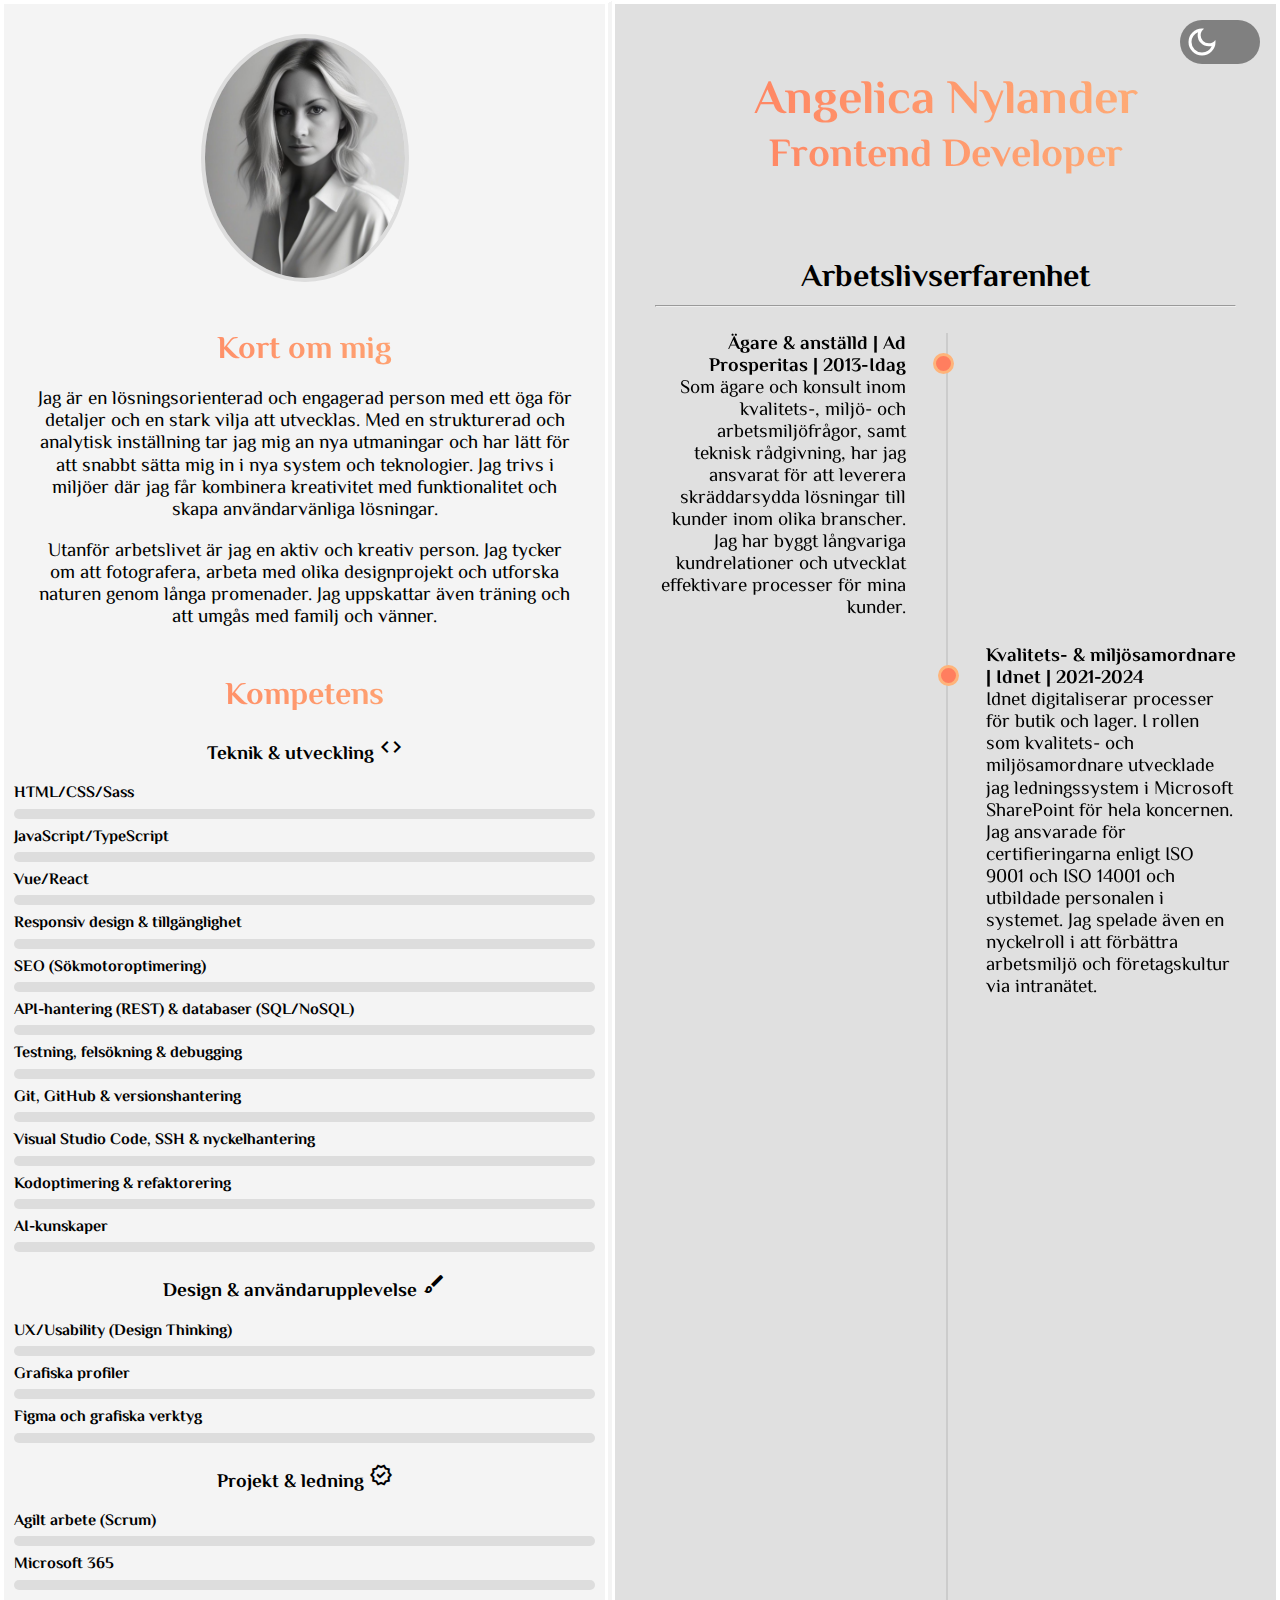
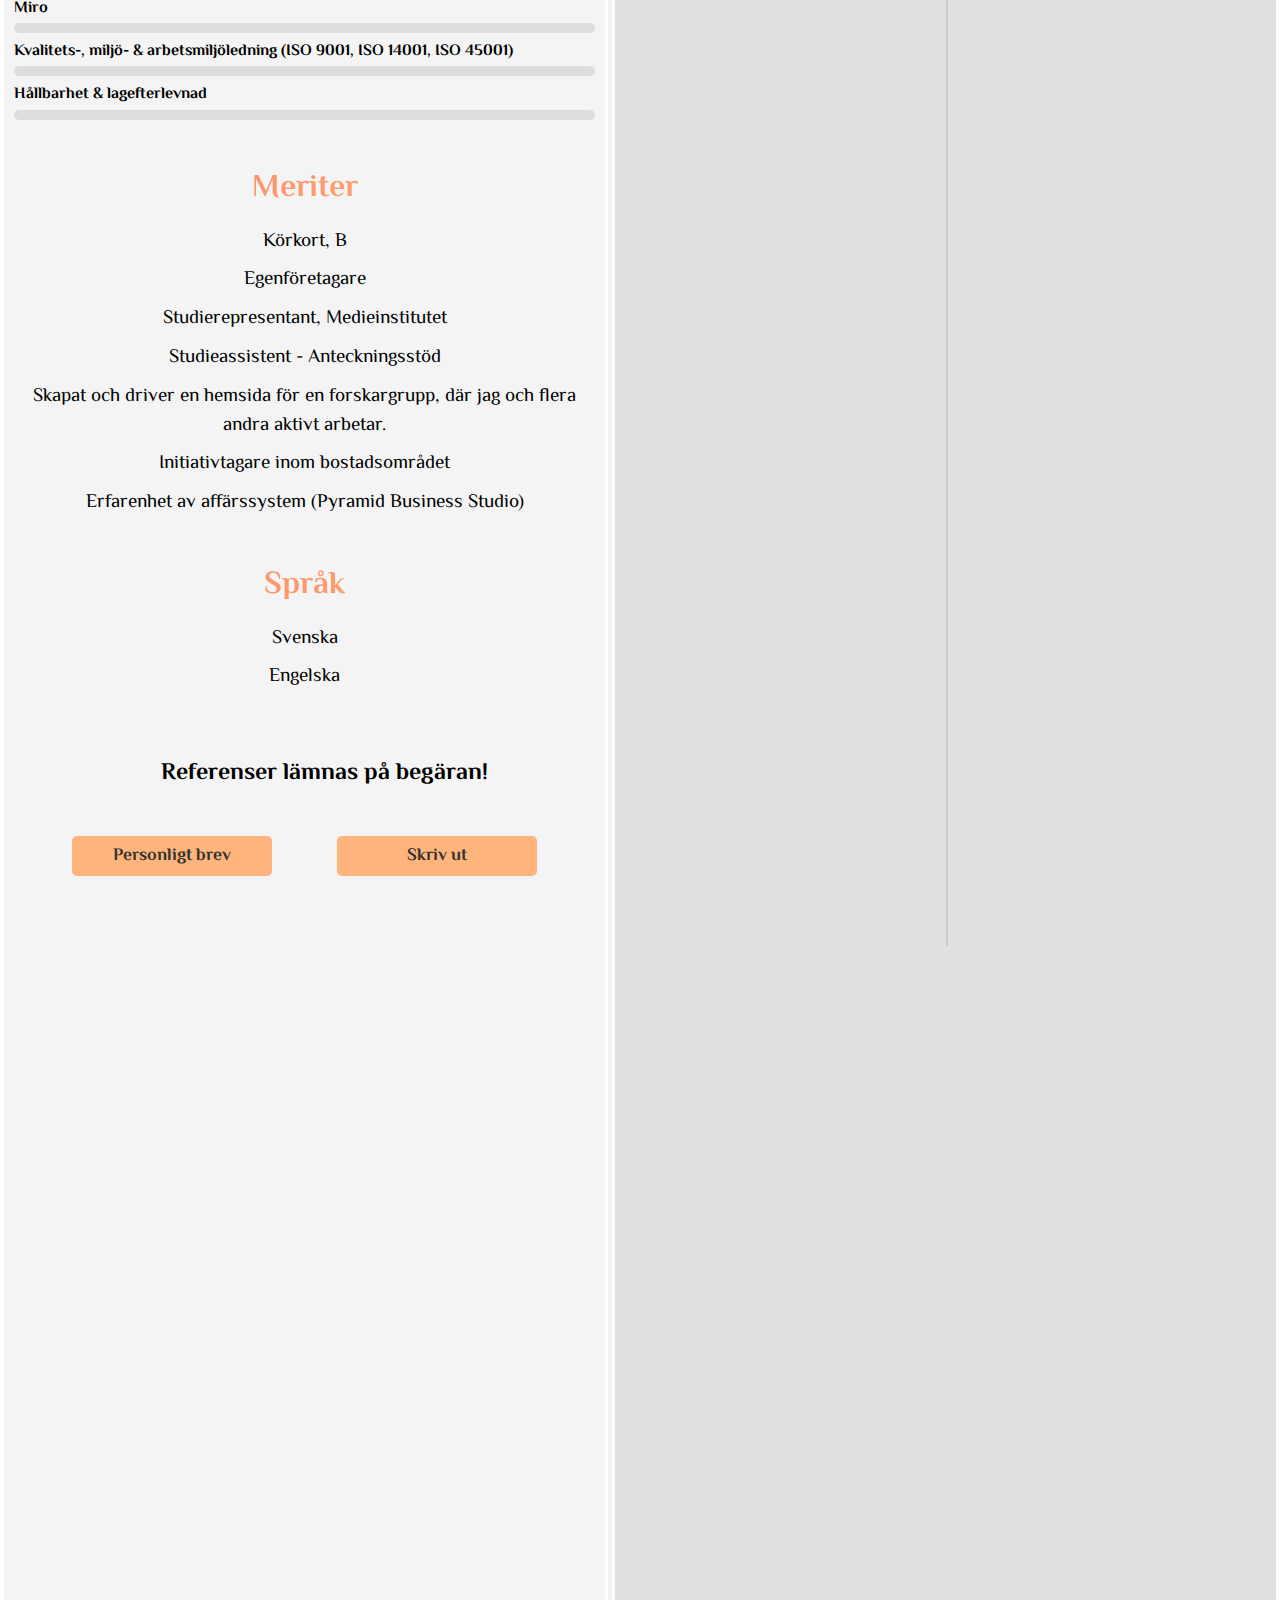
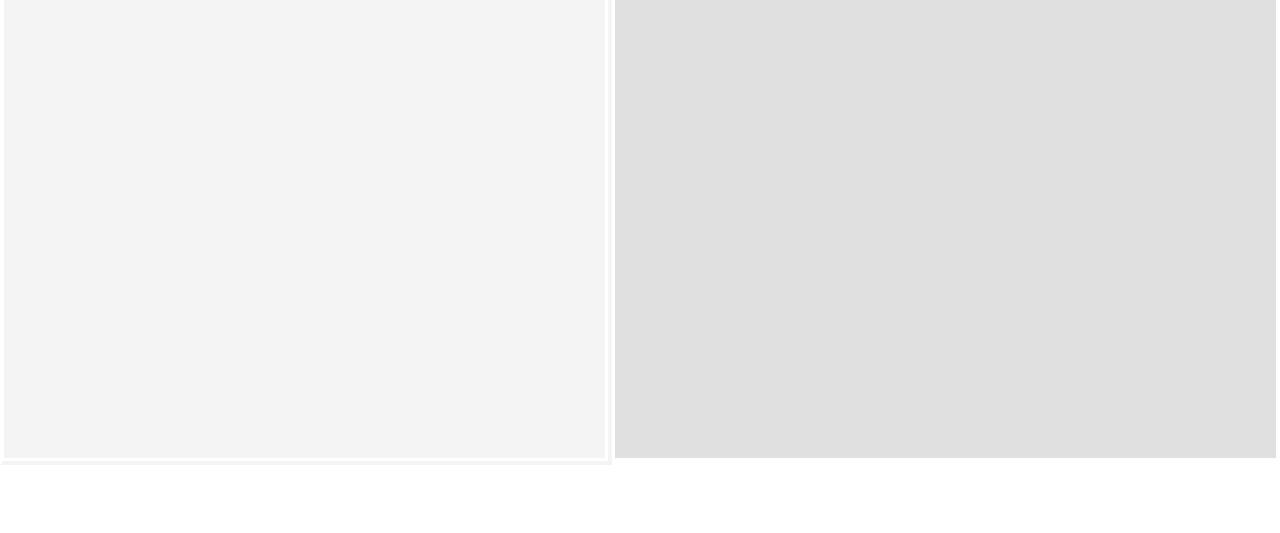
<file: index.html>
<!DOCTYPE html>
<html lang="sv">
<head>
  <meta charset="UTF-8">
  <meta name="viewport" content="width=device-width, initial-scale=1.0">
  <title>Angelica Nylander - Frontend Developer | CV</title>

  <!-- SEO -->
  <meta name="description" content="Angelica Nylander är en frontendutvecklare som söker praktik. Se hennes CV med utbildningar, erfarenheter och tekniska färdigheter.">
  <meta name="keywords" content="Angelica Nylander, frontend developer, frontendutveckling, front-end developer, front end developer, frontend, front end, CV, praktik, webbutveckling, HTML, CSS, JavaScript, UX/UI design, React, GitHub">
  <meta name="author" content="Angelica Nylander">

  <!-- Open Graph (Facebook, LinkedIn) -->
  <meta property="og:type" content="website">
  <meta property="og:url" content="https://angien90.github.io/CV/">
  <meta property="og:title" content="Angelica Nylander - Frontend Developer | CV">
  <meta property="og:description" content="Angelica Nylander är en frontendutvecklare som söker praktik. Se hennes CV med utbildningar, erfarenheter och tekniska färdigheter.">
  <meta property="og:image" content="https://avatars.githubusercontent.com/u/99916077?v=4">

  <!-- Twitter Card -->
  <meta name="twitter:card" content="summary_large_image">
  <meta name="twitter:title" content="Angelica Nylander - Frontend Developer | CV">
  <meta name="twitter:description" content="Angelica Nylander är en frontendutvecklare som söker praktik. Se hennes CV med utbildningar, erfarenheter och tekniska färdigheter.">
  <meta name="twitter:image" content="https://avatars.githubusercontent.com/u/99916077?v=4">

  <!-- Externa CSS-filer -->
  <link rel="stylesheet" href="css/main.css">
  <link rel="stylesheet" href="css/print.css" media="print">
  <link href="https://fonts.googleapis.com/css2?family=El+Messiri&display=swap" rel="stylesheet">
  <link rel="stylesheet" href="https://fonts.googleapis.com/css2?family=Material+Symbols+Outlined" />

  <!-- AOS (Animate On Scroll) -->
  <link rel="stylesheet" href="https://cdn.jsdelivr.net/npm/aos@2.3.4/dist/aos.css" />

  <!-- Favicon -->
  <link rel="icon" href="img/angelica_nylander.jpg" type="image/jpeg">
  <link rel="apple-touch-icon" href="img/angelica_nylander.jpg">

  <!-- Theme color -->
  <meta name="theme-color" content="#fafafa">

  <!-- Schema.org JSON-LD -->
  <script type="application/ld+json">
    {
      "@context": "https://schema.org",
      "@type": "Person",
      "name": "Angelica Nylander",
      "jobTitle": "Frontend Developer",
      "description": "Angelica Nylander är en frontendutvecklare med kunskaper inom HTML, CSS, JavaScript och React. Se hennes CV med utbildningar, erfarenheter och tekniska färdigheter.",
      "url": "https://angien90.github.io/CV/",
      "image": "https://avatars.githubusercontent.com/u/99916077?v=4",
      "sameAs": [
        "https://github.com/angien90",
        "https://www.linkedin.com/in/angelica-nylander-bb894b30/"
      ]
    }
  </script>
  
</head>
<body class="light-mode">
   
  <aside>
    <div class="theme-switch-wrapper">
        <label class="theme-switch" for="checkbox">
          <input type="checkbox" id="checkbox" />
          <div class="slider round"></div>
        </label>            
    </div>
    <img id="profilePic" class="profilepicture" src="img/angelica_nylander.jpg" alt="Profilbild på Angelica Nylander" width="300">
    
    <h2 class="heading">Kort om mig</h2> 
    <p>Jag är en lösningsorienterad och engagerad person med ett öga för detaljer och en stark vilja att utvecklas. Med en strukturerad och analytisk inställning tar jag mig an nya utmaningar och har lätt för att snabbt sätta mig in i nya system och teknologier. Jag trivs i miljöer där jag får kombinera kreativitet med funktionalitet och skapa användarvänliga lösningar.</p>
    <p>Utanför arbetslivet är jag en aktiv och kreativ person. Jag tycker om att fotografera, arbeta med olika designprojekt och utforska naturen genom långa promenader. Jag uppskattar även träning och att umgås med familj och vänner.</p>

    <h2 class="heading">Kompetens</h2>
    <h3>Teknik & utveckling <span class="material-symbols-outlined">code</span></h3>
    <div class="skill">
      <div class="skill-name">HTML/CSS/Sass</div>
      <div class="progress-bar"><div class="progress" data-skill="85"></div></div>
    </div>
    <div class="skill">
      <div class="skill-name">JavaScript/TypeScript</div>
      <div class="progress-bar"><div class="progress" data-skill="80"></div></div>
    </div>
    <div class="skill">
      <div class="skill-name">Vue/React</div>
      <div class="progress-bar"><div class="progress" data-skill="75"></div></div>
    </div>
    <div class="skill">
      <div class="skill-name">Responsiv design & tillgänglighet</div>
      <div class="progress-bar"><div class="progress" data-skill="85"></div></div>
    </div>
    <div class="skill">
      <div class="skill-name">SEO (Sökmotoroptimering)</div>
      <div class="progress-bar"><div class="progress" data-skill="75"></div></div>
    </div>
    <div class="skill">
      <div class="skill-name">API-hantering (REST) & databaser (SQL/NoSQL)</div>
      <div class="progress-bar"><div class="progress" data-skill="55"></div></div>
    </div>
    <div class="skill">
      <div class="skill-name">Testning, felsökning & debugging</div>
      <div class="progress-bar"><div class="progress" data-skill="70"></div></div>
    </div>
    <div class="skill">
      <div class="skill-name">Git, GitHub & versionshantering</div>
      <div class="progress-bar"><div class="progress" data-skill="65"></div></div>
    </div>
    <div class="skill">
      <div class="skill-name">Visual Studio Code, SSH & nyckelhantering</div>
      <div class="progress-bar"><div class="progress" data-skill="75"></div></div>
    </div>
    <div class="skill">
      <div class="skill-name">Kodoptimering & refaktorering</div>
      <div class="progress-bar"><div class="progress" data-skill="75"></div></div>
    </div>
    <div class="skill">
      <div class="skill-name">AI-kunskaper</div>
      <div class="progress-bar"><div class="progress" data-skill="85"></div></div>
    </div>

    <h3>Design & användarupplevelse <span class="material-symbols-outlined">brush</span></h3>
    <div class="skill">
      <div class="skill-name">UX/Usability (Design Thinking)</div>
      <div class="progress-bar"><div class="progress" data-skill="65"></div></div>
    </div>
    <div class="skill">
      <div class="skill-name">Grafiska profiler</div>
      <div class="progress-bar"><div class="progress" data-skill="75"></div></div>
    </div>
    <div class="skill">
      <div class="skill-name">Figma och grafiska verktyg</div>
      <div class="progress-bar"><div class="progress" data-skill="75"></div></div>
    </div>

    <h3>Projekt & ledning <span class="material-symbols-outlined">verified</span></h3>
    <div class="skill">
      <div class="skill-name">Agilt arbete (Scrum)</div>
      <div class="progress-bar"><div class="progress" data-skill="70"></div></div>
    </div>
    <div class="skill">
      <div class="skill-name">Microsoft 365</div>
      <div class="progress-bar"><div class="progress" data-skill="85"></div></div>
    </div>
    <div class="skill">
      <div class="skill-name">Miro</div>
      <div class="progress-bar"><div class="progress" data-skill="75"></div></div>
    </div>
    <div class="skill">
      <div class="skill-name">Kvalitets-, miljö- & arbetsmiljöledning (ISO 9001, ISO 14001, ISO 45001)</div>
      <div class="progress-bar"><div class="progress" data-skill="85"></div></div>
    </div>
    <div class="skill">
      <div class="skill-name">Hållbarhet & lagefterlevnad</div>
      <div class="progress-bar"><div class="progress" data-skill="75"></div></div>
    </div>
    
    <h2 class="heading">Meriter</h2>
    <ul>
      <li>Körkort, B</li>
      <li>Egenföretagare</li>
      <li>Studierepresentant, Medieinstitutet</li>
      <li>Studieassistent - Anteckningsstöd</li>
      <li>Skapat och driver en hemsida för en forskargrupp, där jag och flera andra aktivt arbetar.</li>
      <li>Initiativtagare inom bostadsområdet</li>
      <li>Erfarenhet av affärssystem (Pyramid Business Studio)</li>
    </ul>
    
    <h2 class="heading">Språk</h2>
    <ul>
      <li>Svenska</li>
      <li>Engelska</li>
    </ul>

    <br>
    <p class="reference">Referenser lämnas på begäran!</p>
    <br>
    <div class="buttons">
      <button onclick="window.location.href='personligt_brev.html';">Personligt brev</button>
      <button onclick="window.print()">Skriv ut</button>
    </div>
  </aside>

  <main>
    <h1>Angelica Nylander</h1>
    <h2>Frontend Developer</h2>
    
    <section>
      <h3 class="heading">Arbetslivserfarenhet</h3>
      <hr>
      <div class="timeline">
        <div class="timeline-item" data-aos="fade-up">
          <h4 class="subheading">Ägare & anställd | Ad Prosperitas | 2013-Idag</h4>
          <p class="text">Som ägare och konsult inom kvalitets-, miljö- och arbetsmiljöfrågor, samt teknisk rådgivning, har jag ansvarat för att leverera skräddarsydda lösningar till kunder inom olika branscher. Jag har byggt långvariga kundrelationer och utvecklat effektivare processer för mina kunder.</p>
        </div>
        <div class="timeline-item" data-aos="fade-up">
          <h4 class="subheading">Kvalitets- & miljösamordnare | Idnet | 2021-2024</h4>
          <p class="text">Idnet digitaliserar processer för butik och lager. I rollen som kvalitets- och miljösamordnare utvecklade jag ledningssystem i Microsoft SharePoint för hela koncernen. Jag ansvarade för certifieringarna enligt ISO 9001 och ISO 14001 och utbildade personalen i systemet. Jag spelade även en nyckelroll i att förbättra arbetsmiljö och företagskultur via intranätet.</p>
        </div>
        <div class="timeline-item" data-aos="fade-up">
          <h4 class="subheading">Databasadministratör | Idnet | 2019-2021</h4>
          <p class="text">Som databasadministratör ansvarade jag för den dagliga driften av affärssystemet Pyramid Business Studio, samt för systemanpassningar och utbildning av användare. Jag bidrog aktivt till att optimera affärsprocesser genom att utveckla skräddarsydda lösningar.</p>
        </div>
        <div class="timeline-item" data-aos="fade-up">
          <h4 class="subheading">Inköp och kvalitetssamordnare | Alnova Balkongsystem | 2014-2018</h4>
          <p class="text">Jag införde och underhöll ISO-certifikat, samt ledde övergången till ISO 9001:2015. I min roll ingick även ansvar för inköp och projektledning av system för affärsledning och kvalitetsförbättring. Jag utvecklade företagets nya hemsida som en del av digitalisering och kommunikationsstrategi.</p>
        </div>
        <div class="timeline-item" data-aos="fade-up">
          <h4 class="subheading">Praktik | Alnova Balkongsystem | 2014</h4>
          <p class="text">Under min praktik genomförde jag ett projekt för CE-märkning av företagets produkter samt uppdaterade projektplaneringsverktyg för att förenkla arbetsflöden.</p>
        </div>
        <div class="timeline-item" data-aos="fade-up">
          <h4 class="subheading">Praktik | Hedlunds pappersindustri | 2013</h4>
          <p class="text">Genomförde en gap-analys av verksamhetsledningssystem och arbetade med internrevisioner för att identifiera och åtgärda miljörisker.</p>
        </div>
        <div class="timeline-item" data-aos="fade-up">
          <h4 class="subheading">Praktik | Ballograf | 2011 &amp; 2012</h4>
          <p class="text">Som praktikant dokumenterade jag kvalitetsarbete, utvecklade policyer och analyserade produktionslinjers TAK-värde för att säkerställa kvalitet.</p>
        </div>
        <div class="timeline-item" data-aos="fade-up">
          <h4 class="subheading">Praktik | Elicit | 2010 &amp; 2011</h4>
          <p class="text">Deltog i värdeflödesanalyser och arbetade med förbättringsprojekt inom Lean-metodik för företagets kunder.</p>
        </div>
        <div class="timeline-item" data-aos="fade-up">
          <h4 class="subheading">Teknisk assistent | Consilium | 2006-2013</h4>
          <p class="text">Arbetade med produktutveckling och tekniskt stöd, samt ansvarade för ordermottagning och registrering.</p>
        </div>
      </div>
    </section>
    
    <section data-aos="fade-up">
      <h3 class="heading">Utbildning</h3>
      <hr>
      <h4 class="subheading">Front End Developer | Medieinstitutet | 2024-2026</h4>
      <p class="text">Denna utbildning ger mig en bred kunskap inom webbproduktion, inklusive HTML, CSS, JavaScript och responsiv design.</p>
      
      <h4 class="subheading">Kvalitets- och Miljöledare | Folkuniversitetet | 2012-2014</h4>
      <p class="text">Utbildningen gav mig färdigheter inom förändringsarbete inom kvalitet, miljö och arbetsmiljö.</p>
      
      <h4 class="subheading">Produktionsutveckling | Göteborgs Tekniska Collage | 2010-2012</h4>
      <p class="text">Utbildning i förbättring och utveckling av produktionsprocesser med fokus på hållbar utveckling.</p>
      
      <h4 class="subheading">Teknik | Frölundagymnasiet | 2006-2008</h4>
      <p class="text">Utbildning i teknik och produktutveckling.</p>
    </section>
    
    <section data-aos="fade-up">
      <h3 class="heading">Diplom</h3>
      <hr>
      <h4 class="subheading">Microsoft SharePoint Online | 2022</h4>
      <p class="text">Grundläggande kunskaper i administration och användning av Microsoft SharePoint Online.</p>
      
      <h4 class="subheading">5 Day Coding Challenge | 2022</h4>
      <p class="text">Grunderna i HTML, CSS och JavaScript.</p>
      
      <h4 class="subheading">BAM - Bättre arbetsmiljö | 2021</h4>
      <p class="text">Kunskap om arbetsmiljöarbete och riskförebyggande åtgärder.</p>
      
      <h4 class="subheading">UA-akademins grundkurs | 2021</h4>
      <p class="text">Förståelse för aktiemarknaden, fonder och pensionssparande.</p>
      
      <h4 class="subheading">Entreprenadjuridik 1 | 2017</h4>
      <p class="text">Grundläggande kunskaper i entreprenadjuridik med fokus på AB-U 07 och ABT-U 07.</p>
      
      <h4 class="subheading">SAM - Sekvensbaserad Aktivitets- och Metodanalys | 2011</h4>
      <p class="text">Färdighet i att dokumentera och analysera arbetsmetoder och tidsåtgång.</p>
    </section>
  </main>
  
  <footer data-aos="fade-up">
    <a href="tel:+46732096320">
      <img src="img/phone-fill.png" alt="Telefon">
      <span class="tooltip">Ring mig på 0732-09 63 20</span>
    </a>
    <a href="mailto:angelica.nylander@medieinstitutet.se">
      <img src="img/mail-open-fill.png" alt="E-post">
      <span class="tooltip">Skicka e-post</span>
    </a>
    <a href="https://www.linkedin.com/in/angelica-nylander-bb894b30/" target="_blank">
      <img src="img/linkedin-box-fill.png" alt="LinkedIn">
      <span class="tooltip">Besök min LinkedIn</span>
    </a>
    <a href="https://github.com/angien90" target="_blank">
      <img src="img/github-fill.png" alt="GitHub">
      <span class="tooltip">Besök min GitHub</span>
    </a>
  </footer>
  
  <!-- JavaScript -->
  <script src="script.js"></script>
  <!-- AOS-initialisering -->
  <script src="https://cdn.jsdelivr.net/npm/aos@2.3.4/dist/aos.js"></script>
</body>
</html>
</file>
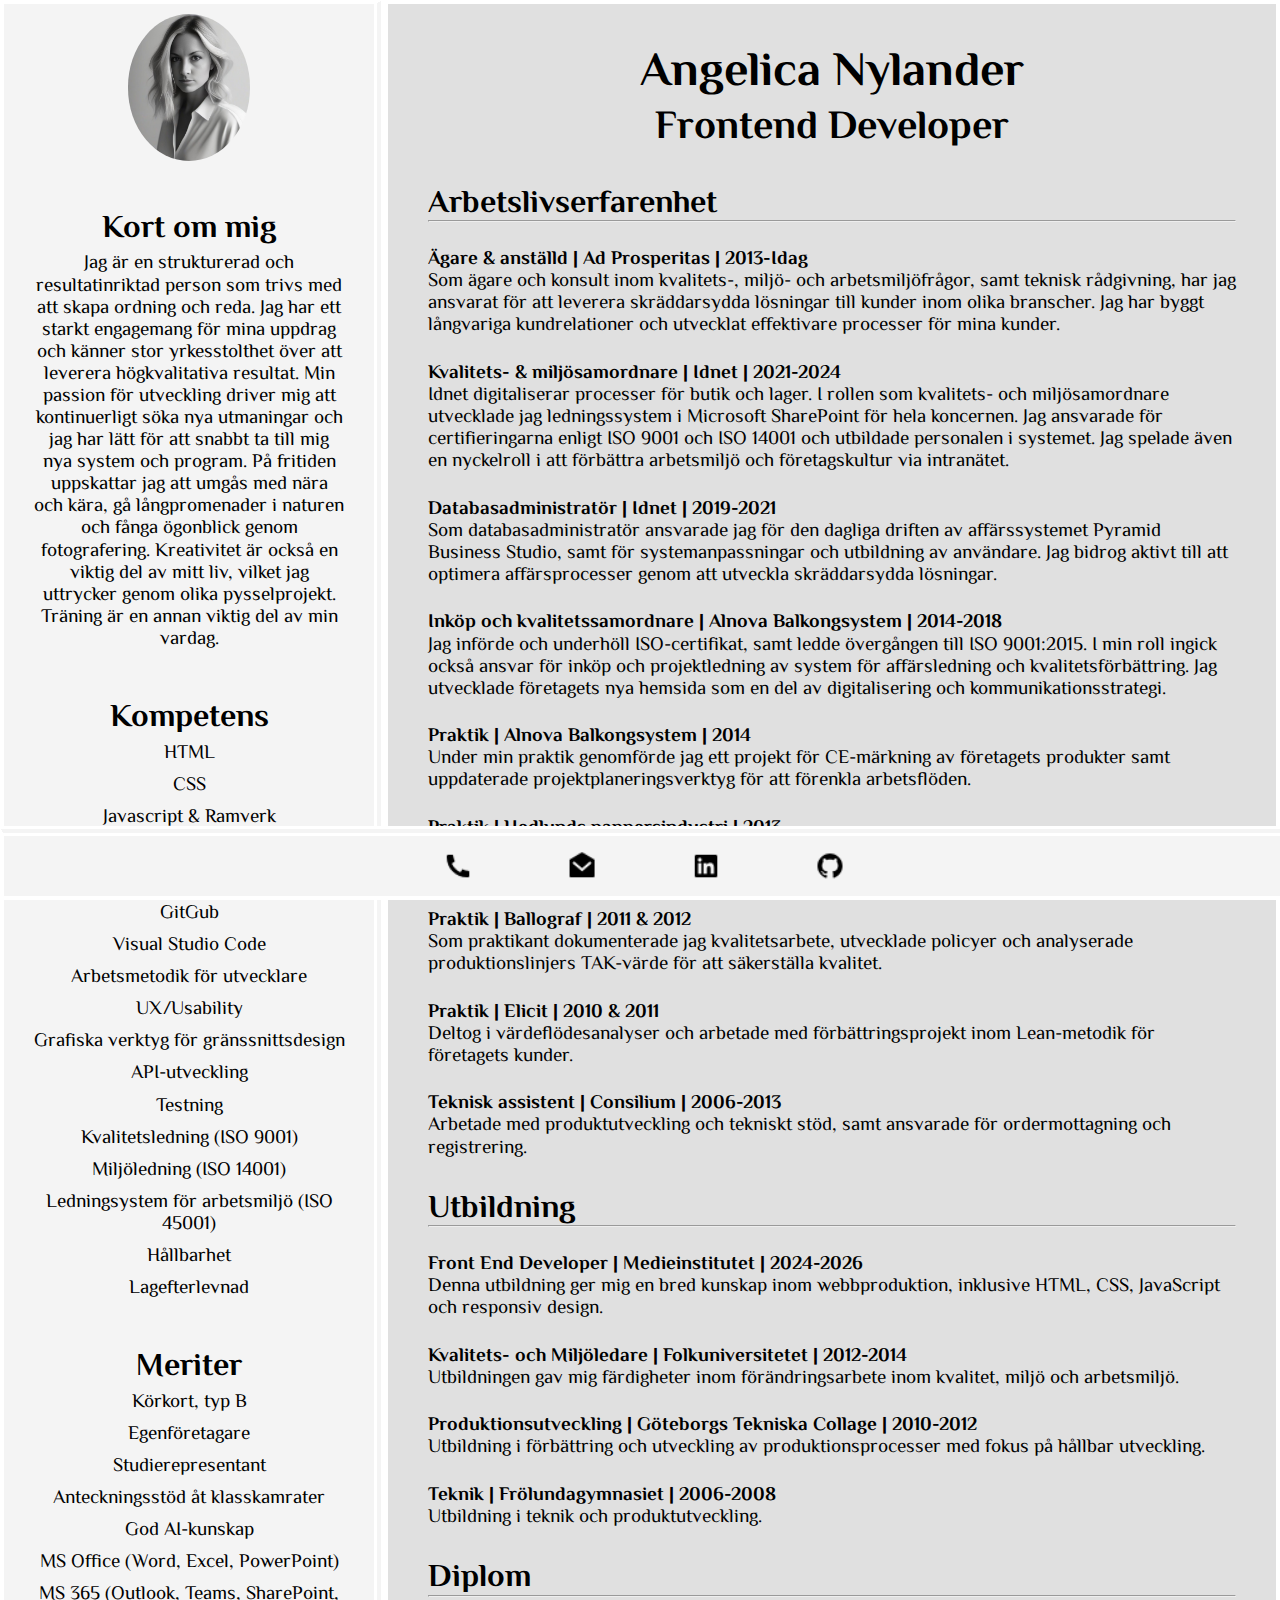
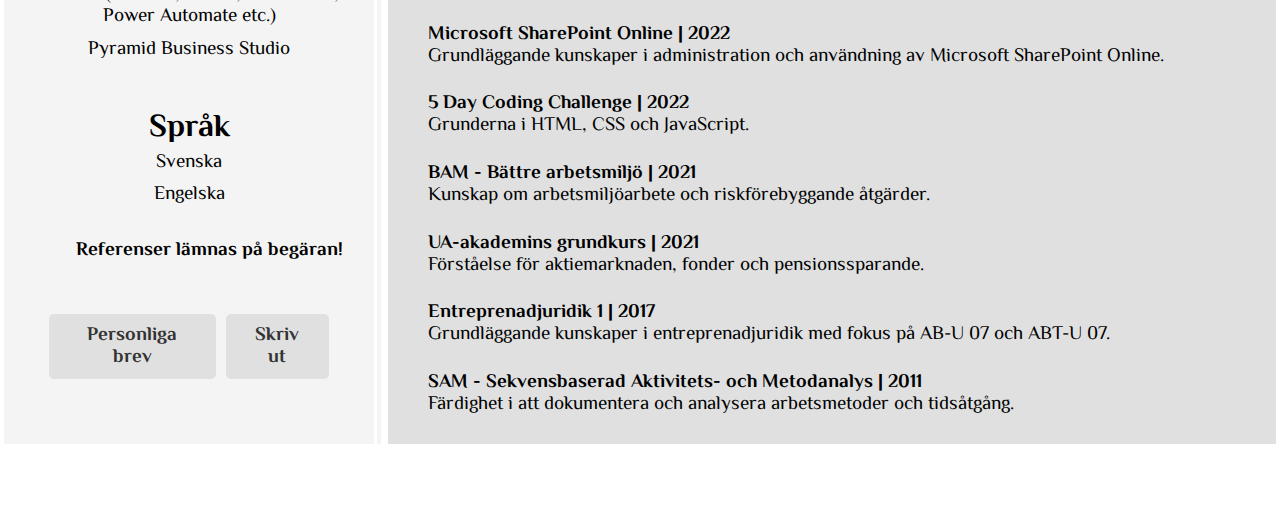
<file: cv.html>
<!DOCTYPE html>
<html lang="sv">
<head>
    <meta charset="UTF-8">
    <meta name="viewport" content="width=device-width, initial-scale=1.0">
    <title>CV för Angelica Nylander</title>
    <link rel="stylesheet" href="css/cv.css">
    <meta name="description" content="Här kan man läsa Angelicas CV. Alltså få en förståelse kring vilken kunskap och erfarenhet hon bär på och vad hon kan hjälpa ert företag med.">

    <meta property="og:url" content="file:///C:/Users/angel/Documents/GitHub/fed24d-html-css-inlamningsuppgift1-angien90/index.html"><meta property="og:title" content="Front End Developer">
    <meta property="og:type" content="website">
    <meta property="og:title" content="Angelica Nylanders CV">
    <meta property="og:description" content="Här sammanställs Angelica Nylanders utbildningar, erfarenheter, färdigheter och meriter">
    <meta property="og:image" content="https://avatars.githubusercontent.com/u/99916077?v=4">
  
    <link href="https://fonts.googleapis.com/css2?family=El+Messiri&display=swap" rel="stylesheet">

    <link rel="icon" href="img/angelica_nylander.jpg" sizes="any">
    <link rel="icon" href="img/angelica_nylander.jpg" type="image/svg+xml">
    <link rel="apple-touch-icon" href="img/angelica_nylander.jpg">
  
    <link rel="manifest" href="site.webmanifest">
    <meta name="theme-color" content="#fafafa">

    <script type="application/ld+json">
        {
          "@context": "https://schema.org/",
          "@type": "Person",
          "familyName": "Nylander",
          "givenName": "Angelica",
          "jobTitle": "Frontend Developer",
          "image": "img/angelica_nylander.jpg",
          "description": "Här sammanställs Angelica Nylanders utbildningar, erfarenheter, färdigheter och meriter."
        }
    </script>
</head>

<body>
    <aside>
        <img class="profilepicture" src="img/angelica_nylander.jpg" alt="Profilbild på Angelica Nylander" width="300">
        
        <h2 class="heading">Kort om mig</h2> 
        <p>Jag är en strukturerad och resultatinriktad person som trivs med att skapa ordning och reda. Jag har ett starkt engagemang för mina uppdrag och känner stor yrkesstolthet över att leverera högkvalitativa resultat. Min passion för utveckling driver mig att kontinuerligt söka nya utmaningar och jag har lätt för att snabbt ta till mig nya system och program. På fritiden uppskattar jag att umgås med nära och kära, gå långpromenader i naturen och fånga ögonblick genom fotografering. Kreativitet är också en viktig del av mitt liv, vilket jag uttrycker genom olika pysselprojekt. Träning är en annan viktig del av min vardag.</p>
        
        <h2 class="heading">Kompetens</h2>
        <ul>
            <li>HTML</li>
            <li>CSS</li>
            <li>Javascript & Ramverk</li>
            <li>Agilt projektarbete (Scrum) </li>
            <li>git</li>
            <li>GitGub</li>
            <li>Visual Studio Code</li>
            <li>Arbetsmetodik för utvecklare</li>
            <li>UX/Usability</li>
            <li>Grafiska verktyg för gränssnittsdesign</li>
            <li>API-utveckling</li>
            <li>Testning</li>
            <li>Kvalitetsledning (ISO 9001)</li>
            <li>Miljöledning (ISO 14001)</li>
            <li>Ledningsystem för arbetsmiljö (ISO 45001)</li>
            <li>Hållbarhet</li>
            <li>Lagefterlevnad</li>
        </ul>

        <h2 class="heading">Meriter</h2>
        <ul>
            <li>Körkort, typ B</li>
            <li>Egenföretagare</li>
            <li>Studierepresentant</li>
            <li>Anteckningsstöd åt klasskamrater</li>
            <li>God AI-kunskap</li>
            <li>MS Office (Word, Excel, PowerPoint)</li>
            <li>MS 365 (Outlook, Teams, SharePoint, Power Automate etc.)</li>
            <li>Pyramid Business Studio</li>
        </ul>

        <h2 class="heading">Språk</h2>
        <ul>
            <li>Svenska</li>
            <li>Engelska</li>
        </ul>
        <br>
        <p class="reference">Referenser lämnas på begäran!</p>
        <br>
        <div class="buttons">
            <button>Personliga brev</button>
            <button onclick="window.print()">Skriv ut</button>
        </div>
        </aside>

    <main>
        <h1>Angelica Nylander</h1>
        <h2>Frontend Developer</h2>
        
        <h3 class="heading">Arbetslivserfarenhet</h3>
        <hr>
        <h4 class="subheading">Ägare & anställd | Ad Prosperitas | 2013-Idag</h4>
        <p class="text">Som ägare och konsult inom kvalitets-, miljö- och arbetsmiljöfrågor, samt teknisk rådgivning, har jag ansvarat för att leverera skräddarsydda lösningar till kunder inom olika branscher. Jag har byggt långvariga kundrelationer och utvecklat effektivare processer för mina kunder.</p>
        
        <h4 class="subheading">Kvalitets- & miljösamordnare | Idnet | 2021-2024</h4>
        <p class="text">Idnet digitaliserar processer för butik och lager. I rollen som kvalitets- och miljösamordnare utvecklade jag ledningssystem i Microsoft SharePoint för hela koncernen. Jag ansvarade för certifieringarna enligt ISO 9001 och ISO 14001 och utbildade personalen i systemet. Jag spelade även en nyckelroll i att förbättra arbetsmiljö och företagskultur via intranätet.</p>

        <h4 class="subheading">Databasadministratör | Idnet | 2019-2021</h4>
        <p class="text">Som databasadministratör ansvarade jag för den dagliga driften av affärssystemet Pyramid Business Studio, samt för systemanpassningar och utbildning av användare. Jag bidrog aktivt till att optimera affärsprocesser genom att utveckla skräddarsydda lösningar.</p></p>
         
        <h4 class="subheading">Inköp och kvalitetssamordnare | Alnova Balkongsystem | 2014-2018</h4>
        <p class="text">Jag införde och underhöll ISO-certifikat, samt ledde övergången till ISO 9001:2015. I min roll ingick också ansvar för inköp och projektledning av system för affärsledning och kvalitetsförbättring. Jag utvecklade företagets nya hemsida som en del av digitalisering och kommunikationsstrategi.</p>
        
        <h4 class="subheading">Praktik | Alnova Balkongsystem | 2014</h4>
        <p class="text">Under min praktik genomförde jag ett projekt för CE-märkning av företagets produkter samt uppdaterade projektplaneringsverktyg för att förenkla arbetsflöden.</p>
    
        <h4 class="subheading">Praktik | Hedlunds pappersindustri | 2013</h4>
        <p class="text">Genomförde en gap-analys av verksamhetsledningssystem och arbetade med internrevisioner för att identifiera och åtgärda miljörisker.</p>
   
        <h4 class="subheading">Praktik | Ballograf | 2011 & 2012</h4>
        <p class="text">Som praktikant dokumenterade jag kvalitetsarbete, utvecklade policyer och analyserade produktionslinjers TAK-värde för att säkerställa kvalitet.</p>
   
        <h4 class="subheading">Praktik | Elicit | 2010 & 2011</h3>
        <p class="text">Deltog i värdeflödesanalyser och arbetade med förbättringsprojekt inom Lean-metodik för företagets kunder.</p>
   
        <h4 class="subheading">Teknisk assistent | Consilium | 2006-2013</h4>
        <p class="text">Arbetade med produktutveckling och tekniskt stöd, samt ansvarade för ordermottagning och registrering.</p>
   
        <h3 class="heading">Utbildning</h3>
        <hr>
        <h4 class="subheading">Front End Developer | Medieinstitutet | 2024-2026</h4>
        <p class="text">Denna utbildning ger mig en bred kunskap inom webbproduktion, inklusive HTML, CSS, JavaScript och responsiv design.</p>
        
        <h4 class="subheading">Kvalitets- och Miljöledare | Folkuniversitetet | 2012-2014</h4>
        <p class="text">Utbildningen gav mig färdigheter inom förändringsarbete inom kvalitet, miljö och arbetsmiljö.</p>
        
        <h4 class="subheading">Produktionsutveckling | Göteborgs Tekniska Collage | 2010-2012</h4>
        <p class="text">Utbildning i förbättring och utveckling av produktionsprocesser med fokus på hållbar utveckling.</p>
        
        <h4 class="subheading">Teknik | Frölundagymnasiet | 2006-2008</h4>
        <p class="text">Utbildning i teknik och produktutveckling.</p>
        
        <h3 class="heading">Diplom</h3>
        <hr>
        <h4 class="subheading">Microsoft SharePoint Online | 2022</h4>
        <p class="text">Grundläggande kunskaper i administration och användning av Microsoft SharePoint Online.</p>
        
        <h4 class="subheading">5 Day Coding Challenge | 2022</h4>
        <p class="text">Grunderna i HTML, CSS och JavaScript.</p>
        
        <h4 class="subheading">BAM - Bättre arbetsmiljö | 2021</h4>
        <p class="text">Kunskap om arbetsmiljöarbete och riskförebyggande åtgärder.</p>
        
        <h4 class="subheading">UA-akademins grundkurs | 2021</h4>
        <p class="text">Förståelse för aktiemarknaden, fonder och pensionssparande.</p>
        
        <h4 class="subheading">Entreprenadjuridik 1 | 2017</h4>
        <p class="text">Grundläggande kunskaper i entreprenadjuridik med fokus på AB-U 07 och ABT-U 07.</p>
        
        <h4 class="subheading">SAM - Sekvensbaserad Aktivitets- och Metodanalys | 2011</h4>
        <p class="text">Färdighet i att dokumentera och analysera arbetsmetoder och tidsåtgång.</p>
   
    </main>

    <footer>
        <a href="tel:+46732096320"><img src="img/phone-fill.png" alt="Telefon"></a>
        <a href="mailto:angelica.nylander@medieinstitutet.se"><img src="img/mail-open-fill.png" alt="E-post"></a>
        <a href="https://www.linkedin.com/in/angelica-nylander-bb894b30/" target="_blank"><img src="img/linkedin-box-fill.png" alt="LinkedIn"></a>
        <a href="https://github.com/angien90" target="_blank"><img src="img/github-fill.png" alt="GitHub"></a>
    </footer>

</body>
</html>
</file>
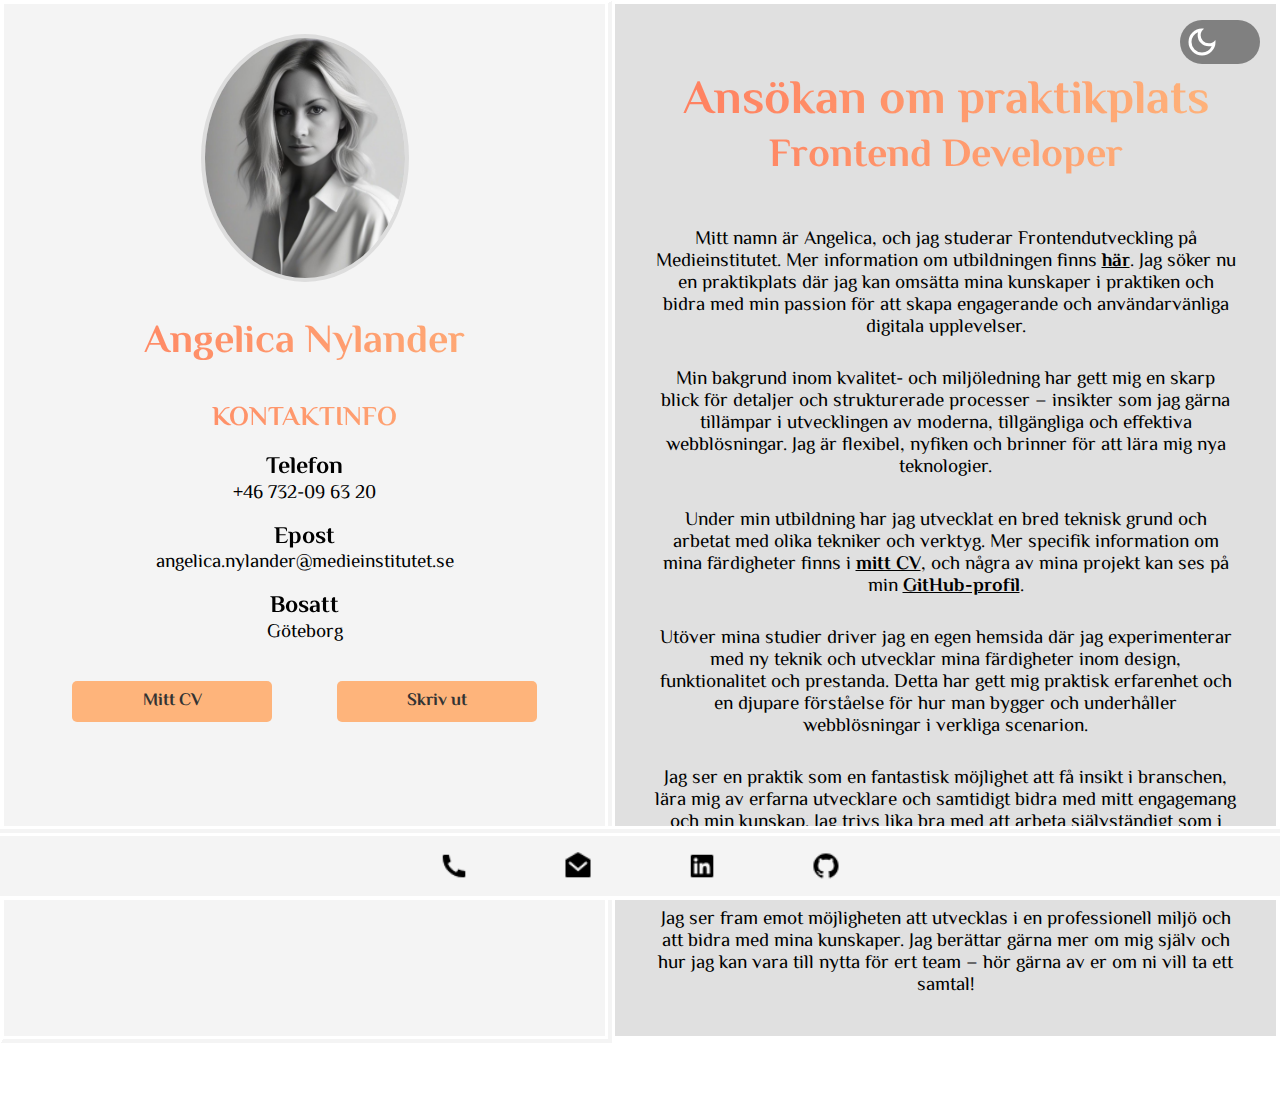
<file: personligt_brev.html>
<!DOCTYPE html>
<html lang="sv">
<head>
    <meta charset="UTF-8">
    <meta name="viewport" content="width=device-width, initial-scale=1.0">
    <title>Angelica Nylander - Frontend Developer | Personligt Brev</title>
    
    <!-- SEO -->
    <meta name="description" content="Angelica Nylander är en frontendutvecklare som söker praktik. Läs hennes personliga brev och se hennes erfarenheter och projekt.">
    <meta name="keywords" content="Angelica Nylander, frontend developer, frontendutveckling, front-end developer, front end developer, frontend, front end, personligt brev, praktik, webbutveckling, HTML, CSS, JavaScript">
    <meta name="author" content="Angelica Nylander">

    <!-- Open Graph (Facebook, LinkedIn) -->
    <meta property="og:type" content="website">
    <meta property="og:url" content="https://angien90.github.io/CV/personligt_brev.html">
    <meta property="og:title" content="Angelica Nylander - Frontend Developer | Personligt Brev">
    <meta property="og:description" content="Angelica Nylander är en frontendutvecklare som söker praktik. Läs hennes personliga brev och se hennes erfarenheter och projekt.">
    <meta property="og:image" content="https://avatars.githubusercontent.com/u/99916077?v=4">
    
    <!-- Twitter Card -->
    <meta name="twitter:card" content="summary_large_image">
    <meta name="twitter:title" content="Angelica Nylander - Frontend Developer | Personligt Brev">
    <meta name="twitter:description" content="Angelica Nylander är en frontendutvecklare som söker praktik. Läs hennes personliga brev och se hennes erfarenheter och projekt.">
    <meta name="twitter:image" content="https://avatars.githubusercontent.com/u/99916077?v=4">

    <!-- CSS -->
    <link rel="stylesheet" href="css/personligt_brev.css">
    <link rel="stylesheet" href="css/print.css" media="print">
    
    <!-- Google Fonts -->
    <link href="https://fonts.googleapis.com/css2?family=El+Messiri&display=swap" rel="stylesheet">

    <!-- AOS (Animate On Scroll) -->
    <link rel="stylesheet" href="https://cdn.jsdelivr.net/npm/aos@2.3.4/dist/aos.css" />

    <!-- Favicon -->
    <link rel="icon" href="img/angelica_nylander.jpg" type="image/jpeg">
    <link rel="apple-touch-icon" href="img/angelica_nylander.jpg">
    
    <!-- Theme color -->
    <meta name="theme-color" content="#fafafa">

    <!-- Schema.org JSON-LD -->
    <script type="application/ld+json">
        {
          "@context": "https://schema.org",
          "@type": "Person",
          "name": "Angelica Nylander",
          "jobTitle": "Frontend Developer",
          "description": "Angelica Nylander är en frontendutvecklare som söker praktik. Läs hennes personliga brev och se hennes erfarenheter och projekt.",
          "url": "https://angien90.github.io/CV/personligt_brev.html",
          "image": "https://avatars.githubusercontent.com/u/99916077?v=4",
          "sameAs": [
            "https://github.com/angien90",
            "https://www.linkedin.com/in/angelica-nylander-bb894b30/"
          ]
        }
    </script>
</head>

<body>
    <aside>
        <div class="theme-switch-wrapper">
            <label class="theme-switch" for="checkbox">
                <input type="checkbox" id="checkbox" />
                <div class="slider round"></div>
            </label>            
        </div>
        <img class="profilepicture" src="img/angelica_nylander.jpg" alt="Profilbild på Angelica Nylander" width="300">
        <br>
        <h1 class="heading">Angelica Nylander</h1>
        <br>
        <br>
        <h2 class="contact-info">Kontaktinfo</h2>
        <h3>Telefon</h3>
        <p>+46 732-09 63 20</p>
        <h3>Epost</h3>
        <p>angelica.nylander@medieinstitutet.se</p>
        <h3>Bosatt</h3>
        <p>Göteborg</p>
        <br>
        <div class="buttons">
            <button onclick="window.location.href='index.html';">Mitt CV</button>
            <button onclick="window.print()">Skriv ut</button>
          </div>
    </aside>

    <main>
        <h2>Ansökan om praktikplats</h2>
        <h3>Frontend Developer</h3>
        <br>
        <p>Mitt namn är Angelica, och jag studerar Frontendutveckling på Medieinstitutet. Mer information om utbildningen finns <a href="https://medieinstitutet.se/utbildningar/front-end-developer/?gad_source=1&gclid=Cj0KCQjwkN--BhDkARIsAD_mnIrOpMik4TmScHbk2Bc09WWgOaSKo7TW8Hr7UMjSS9sbl0hjyA2OCpkaAi0nEALw_wcB." target="_blank">här</a>. Jag söker nu en praktikplats där jag kan omsätta mina kunskaper i praktiken och bidra med min passion för att skapa engagerande och användarvänliga digitala upplevelser.</p>
        <p>Min bakgrund inom kvalitet- och miljöledning har gett mig en skarp blick för detaljer och strukturerade processer – insikter som jag gärna tillämpar i utvecklingen av moderna, tillgängliga och effektiva webblösningar. Jag är flexibel, nyfiken och brinner för att lära mig nya teknologier.</p>
        <p>Under min utbildning har jag utvecklat en bred teknisk grund och arbetat med olika tekniker och verktyg. Mer specifik information om mina färdigheter finns i <a href="https://angien90.github.io/CV/" target="_blank">mitt CV</a>, och några av mina projekt kan ses på min <a href="https://github.com/angien90" target="_blank">GitHub-profil</a>.</p>   
        <p>Utöver mina studier driver jag en egen hemsida där jag experimenterar med ny teknik och utvecklar mina färdigheter inom design, funktionalitet och prestanda. Detta har gett mig praktisk erfarenhet och en djupare förståelse för hur man bygger och underhåller webblösningar i verkliga scenarion.</p>    
        <p>Jag ser en praktik som en fantastisk möjlighet att få insikt i branschen, lära mig av erfarna utvecklare och samtidigt bidra med mitt engagemang och min kunskap. Jag trivs lika bra med att arbeta självständigt som i team och har en snabb inlärningsförmåga när det gäller nya teknologier. Noggrannhet och stolthet i mitt arbete är viktiga drivkrafter för mig.</p>    
        <p>Jag ser fram emot möjligheten att utvecklas i en professionell miljö och att bidra med mina kunskaper. Jag berättar gärna mer om mig själv och hur jag kan vara till nytta för ert team – hör gärna av er om ni vill ta ett samtal!</p>
    </main>

    <footer>
        <a href="tel:+46732096320">
            <img src="img/phone-fill.png" alt="Telefon">
            <span class="tooltip">Ring mig på 0732-09 63 20</span>
        </a>
        <a href="mailto:angelica.nylander@medieinstitutet.se">
            <img src="img/mail-open-fill.png" alt="E-post">
            <span class="tooltip">Skicka e-post</span>
        </a>
        <a href="https://www.linkedin.com/in/angelica-nylander-bb894b30/" target="_blank">
            <img src="img/linkedin-box-fill.png" alt="LinkedIn">
            <span class="tooltip">Besök min LinkedIn</span>
        </a>
        <a href="https://github.com/angien90" target="_blank">
            <img src="img/github-fill.png" alt="GitHub">
            <span class="tooltip">Besök min GitHub</span>
        </a>
    </footer>

    <!-- JavaScript -->
    <script src="script.js"></script>
    <!-- AOS-initialisering -->
    <script src="https://cdn.jsdelivr.net/npm/aos@2.3.4/dist/aos.js"></script>
</body>
</html>
</file>
<file: css/print.css>
@page {
    margin-top: 30mm; /* Justera efter behov */
    margin-bottom: 30mm;
}

/* Ta bort onödiga element vid utskrift */
footer, .buttons {
    display: none;
}

/* Anpassa marginaler och färger */
body {
    color: #000;
    background: #fff;
}

/* Gör text mer läsbar */
main, aside {
    font-size: 12pt;
    line-height: 1.6; /* Ökar läsbarheten */
    margin-top: 0; /* Tar bort extra marginal */
    padding-top: 0;
}

aside {
    page-break-after: always;
}

main h1, main h2, aside h3, main p {
    margin-top: 0 !important;
}

main h1, main h3 {
    margin-bottom: 0 !important;
}

/* Se till att länkar visas korrekt */
a {
    color: #000;
    text-decoration: none;
}

a[href]:after {
    content: " (" attr(href) ")";
    font-size: 10pt;
}
</file>
<file: css/main.css>
/*! normalize.css v8.0.1 | MIT License | github.com/necolas/normalize.css */html{line-height:1.15;-webkit-text-size-adjust:100%}body{margin:0}main{display:block}h1{font-size:2em;margin:.67em 0}hr{box-sizing:content-box;height:0;overflow:visible}pre{font-family:monospace,monospace;font-size:1em}a{background-color:rgba(0,0,0,0)}abbr[title]{border-bottom:none;text-decoration:underline;text-decoration:underline dotted}b,strong{font-weight:bolder}code,kbd,samp{font-family:monospace,monospace;font-size:1em}small{font-size:80%}sub,sup{font-size:75%;line-height:0;position:relative;vertical-align:baseline}sub{bottom:-0.25em}sup{top:-0.5em}img{border-style:none}button,input,optgroup,select,textarea{font-family:inherit;font-size:100%;line-height:1.15;margin:0}button,input{overflow:visible}button,select{text-transform:none}button,[type=button],[type=reset],[type=submit]{-webkit-appearance:button}button::-moz-focus-inner,[type=button]::-moz-focus-inner,[type=reset]::-moz-focus-inner,[type=submit]::-moz-focus-inner{border-style:none;padding:0}button:-moz-focusring,[type=button]:-moz-focusring,[type=reset]:-moz-focusring,[type=submit]:-moz-focusring{outline:1px dotted ButtonText}fieldset{padding:.35em .75em .625em}legend{box-sizing:border-box;color:inherit;display:table;max-width:100%;padding:0;white-space:normal}progress{vertical-align:baseline}textarea{overflow:auto}[type=checkbox],[type=radio]{box-sizing:border-box;padding:0}[type=number]::-webkit-inner-spin-button,[type=number]::-webkit-outer-spin-button{height:auto}[type=search]{-webkit-appearance:textfield;outline-offset:-2px}[type=search]::-webkit-search-decoration{-webkit-appearance:none}::-webkit-file-upload-button{-webkit-appearance:button;font:inherit}details{display:block}summary{display:list-item}template{display:none}[hidden]{display:none}body{font-family:"El Messiri",sans-serif;display:flex;flex-direction:column;min-height:100vh;margin:0;transition:background-color .5s,color .5s}body.light-mode aside{background-color:#f4f4f4;color:#000}body.light-mode main{background-color:#e0e0e0;color:#000}body.dark-mode aside{background-color:#333;color:#fff}body.dark-mode main{background:#333;color:#fff}body.dark-mode footer{background:#333;color:#fff}body.light-mode a img{filter:invert(0%) sepia(100%) hue-rotate(180deg)}body.dark-mode a img{filter:invert(100%)}.theme-switch-wrapper{position:absolute;top:20px;right:20px;z-index:10}.theme-switch{position:relative;display:inline-block;width:80px;height:44px}.theme-switch input{opacity:0;width:0;height:0}.slider{position:absolute;cursor:pointer;top:0;left:0;right:0;bottom:0;background-color:gray;transition:.4s;border-radius:44px;width:80px;height:44px}.slider:hover{box-shadow:0 0 20px gray}.slider:before{position:absolute;content:"";height:36px;width:36px;left:4px;bottom:4px;background-image:url("../img/dark_mode.svg") !important;transition:.4s;border-radius:50%;background-size:cover}input:checked+.slider{background-color:gray}input:checked+.slider:hover{box-shadow:0 0 20px #fff}input:checked+.slider:before{transform:translateX(36px);background-image:url("../img/light_mode.svg") !important;background-size:cover}body.light-mode .tooltip{background-color:rgba(0,0,0,.8);color:#fff}body.dark-mode .tooltip{background-color:rgba(255,255,255,.9);color:#000;border:1px solid rgba(0,0,0,.2)}h1,h2{background:linear-gradient(90deg, #ff7e5f, #feb47b);-webkit-background-clip:text;-webkit-text-fill-color:rgba(0,0,0,0)}.timeline{position:relative;margin:20px 0;margin-bottom:60px;padding:0}.timeline::before{content:"";position:absolute;left:50%;top:0;bottom:0;width:2px;background:#ccc}.timeline-item{position:relative;width:50%;padding:0 25px;box-sizing:border-box}.timeline-item:nth-child(odd){left:0;text-align:right;padding-left:0px}.timeline-item:nth-child(even){left:50%;text-align:left;padding-right:0px}.timeline-item::before{content:"";position:absolute;top:20px;width:15px;height:15px;border-radius:50%;background:#ff7e5f;border:3px solid #feb47b}.timeline-item:nth-child(odd)::before{right:-8px}.timeline-item:nth-child(even)::before{left:-8px}.skill{margin:10px 0}.skill-name{font-weight:bold;margin-bottom:5px}.progress-bar{width:100%;background:#ddd;height:10px;border-radius:5px;overflow:hidden}.progress{height:10px;background:linear-gradient(90deg, #ff7e5f, #feb47b);width:0%;transition:width 1s ease-out}aside{background-color:#f4f4f4;padding:10px;border-right:4px solid #fff;border-left:4px solid #fff;border-top:4px solid #fff;border-bottom:10px double #fff;flex:1}aside img{width:50%;max-width:200px;border-radius:50%;display:block;margin:20px auto;border:4px solid #ddd}aside h2{text-align:center;margin-bottom:20px;margin-top:50px;font-size:1.5em}aside h3{text-align:center;margin-bottom:20px;margin-top:20px;font-size:1.2em;font-weight:bold}aside p{text-align:center;margin-top:5px;padding-left:10px;padding-right:10px;font-size:1.2em}ul{list-style-type:none;padding:0;margin:0;text-align:center;line-height:1.5}ul li{display:block;margin:10px;margin-top:0;font-size:1.2em}.reference{width:100%;text-align:center;margin-bottom:10px;font-weight:bold;margin-top:40px;font-size:1.2em}aside a{text-decoration:none}aside button{display:block;margin:20px auto;padding:10px 20px;background-color:#feb47b;border:none;border-radius:5px;color:#333;font-size:1em;font-weight:bold;cursor:pointer;margin-top:30px;margin-bottom:30px;transition:background-color .3s ease}aside button:hover{background-color:#ff9a4d}.buttons{display:flex;flex-direction:row;gap:5px;justify-content:center;margin-bottom:30px;margin-top:20px}.buttons button{margin:0 30px}button{width:150px}main{position:relative;flex-grow:1;background-color:#e0e0e0;padding:10px;padding-left:10px;padding-right:10px;box-sizing:border-box;border-right:4px solid #fff;border-left:4px solid #fff;margin-bottom:60px;flex:1}main h1{margin-top:60px;margin-bottom:10px;font-size:2.5em;text-align:center}main h2{margin-top:0px;font-size:2em;text-align:center}main h3{margin-bottom:0px;margin-top:40px;font-size:1.5em;text-align:center}main h4{margin-bottom:-10px;font-size:1.2em;word-wrap:break-word;overflow-wrap:break-word;word-break:break-word;hyphens:auto}main p{margin-top:10px;font-size:1.2em;word-wrap:break-word;overflow-wrap:break-word;word-break:break-word;hyphens:auto}footer{position:relative;display:flex;justify-content:space-evenly;align-items:flex-end;padding:0px;background-color:#f4f4f4;color:#fff;position:fixed;bottom:0;width:100vw;border-top:10px double #fff;height:50px;display:block;text-align:center;padding-top:10px;border-bottom:4px solid #fff}footer a{position:relative;color:#fff;text-decoration:none;font-size:1.5em;display:inline-block;margin:5px}footer a:hover{transform:scale(1.2)}footer img{width:30px;height:30px;margin:0 10px;transition:transform .3s ease,filter .3s ease}.tooltip{position:absolute;bottom:60px;left:50%;transform:translateX(-50%);background-color:rgba(0,0,0,.8);color:#fff;padding:5px 10px;border-radius:5px;font-size:14px;white-space:nowrap;opacity:0;visibility:hidden;transition:opacity .3s ease,transform .3s ease}footer a:hover .tooltip{opacity:1;visibility:visible;transform:translateX(-50%) translateY(-5px)}@media screen and (min-width: 1024px){body{flex-direction:row}aside{width:30%;border-right:10px double #fff;box-sizing:border-box;margin-bottom:60px}aside h2{margin-top:50px;font-size:2em}aside p{padding-left:20px;padding-right:20px;font-size:1.2em}ul li{font-size:1.2em}.reference{font-size:1.5em}aside button{font-size:1.1em;width:200px}main{width:400px;border-top:4px solid #fff;margin-bottom:70px;border-left:0px;padding-left:40px;padding-right:40px}main h1{margin-bottom:0px;font-size:3em}main h2{margin-top:5px;font-size:2.5em}main h3{font-size:2em;margin-top:80px}main h4{font-size:1.2em;hyphens:none}main p{font-size:1.2em;hyphens:none}.timeline-item{padding:0 40px}footer{align-items:flex-end;height:50px}footer img{margin-left:40px;margin-right:40px}}/*# sourceMappingURL=main.css.map */
</file>
<file: css/cv.css>
/*! normalize.css v8.0.1 | MIT License | github.com/necolas/normalize.css */html{line-height:1.15;-webkit-text-size-adjust:100%}body{margin:0}main{display:block}h1{font-size:2em;margin:.67em 0}hr{box-sizing:content-box;height:0;overflow:visible}pre{font-family:monospace,monospace;font-size:1em}a{background-color:rgba(0,0,0,0)}abbr[title]{border-bottom:none;text-decoration:underline;text-decoration:underline dotted}b,strong{font-weight:bolder}code,kbd,samp{font-family:monospace,monospace;font-size:1em}small{font-size:80%}sub,sup{font-size:75%;line-height:0;position:relative;vertical-align:baseline}sub{bottom:-0.25em}sup{top:-0.5em}img{border-style:none}button,input,optgroup,select,textarea{font-family:inherit;font-size:100%;line-height:1.15;margin:0}button,input{overflow:visible}button,select{text-transform:none}button,[type=button],[type=reset],[type=submit]{-webkit-appearance:button}button::-moz-focus-inner,[type=button]::-moz-focus-inner,[type=reset]::-moz-focus-inner,[type=submit]::-moz-focus-inner{border-style:none;padding:0}button:-moz-focusring,[type=button]:-moz-focusring,[type=reset]:-moz-focusring,[type=submit]:-moz-focusring{outline:1px dotted ButtonText}fieldset{padding:.35em .75em .625em}legend{box-sizing:border-box;color:inherit;display:table;max-width:100%;padding:0;white-space:normal}progress{vertical-align:baseline}textarea{overflow:auto}[type=checkbox],[type=radio]{box-sizing:border-box;padding:0}[type=number]::-webkit-inner-spin-button,[type=number]::-webkit-outer-spin-button{height:auto}[type=search]{-webkit-appearance:textfield;outline-offset:-2px}[type=search]::-webkit-search-decoration{-webkit-appearance:none}::-webkit-file-upload-button{-webkit-appearance:button;font:inherit}details{display:block}summary{display:list-item}template{display:none}[hidden]{display:none}body{font-family:"El Messiri",sans-serif;display:flex;flex-direction:column-reverse;min-height:100vh;margin:0}aside{background-color:#f4f4f4;padding:10px;border-right:4px solid #fff;border-left:4px solid #fff;border-top:10px double #fff;margin-bottom:60px}aside img{width:35%;border-radius:50%;display:block;margin:0 auto;margin-top:10px}aside h2{text-align:center;margin-bottom:0px;margin-top:30px;font-size:1.5em}aside p{text-align:center;margin-top:5px;padding-left:10px;padding-right:10px;font-size:1em}ul{list-style-type:none;padding:0;margin:0;text-align:center}ul li{display:block;margin:10px;margin-top:5px}.reference{color:#000;width:100%;text-align:center;margin-bottom:10px;font-weight:bold;margin-bottom:5px;font-size:1.2em}aside button{display:block;margin:20px auto;padding:10px 20px;background-color:#e0e0e0;border:none;border-radius:5px;color:#333;font-size:14px;font-weight:bold;cursor:pointer;margin-top:30px;margin-bottom:30px;transition:background-color .3s ease}aside button:hover{background-color:#ccc}.buttons{display:flex;flex-direction:row;justify-content:center;padding-left:10%;padding-right:10%;gap:10px}main{flex-grow:1;background-color:#e0e0e0;padding:10px;padding-left:40px;padding-right:40px;box-sizing:border-box;border-right:4px solid #fff;border-left:4px solid #fff;border-top:4px solid #fff}main h1{margin-bottom:10px;font-size:2.5em;text-align:center}main h2{margin-top:0px;font-size:2em;text-align:center}main h3{margin-bottom:-10px;font-size:1.5em}main h4{margin-bottom:-10px;font-size:1em}main p{margin-top:10px}footer{display:flex;justify-content:space-evenly;align-items:flex-end;padding:0px;background-color:#f4f4f4;color:#fff;position:fixed;bottom:0;width:100%;border-top:10px double #fff;height:50px;display:block;text-align:center;padding-top:10px;border-bottom:4px solid #fff;border-left:4px solid #fff;border-right:4px solid #fff}footer a{color:#fff;text-decoration:none;font-size:1.5em;display:inline-block;margin:5px}footer img{width:30px;height:30px;margin:0 10px}@media screen and (min-width: 1024px){body{font-family:"El Messiri",sans-serif;display:flex;flex-direction:row;min-height:100vh;margin:0}aside{width:30%;background-color:#f4f4f4;padding:10px;border-right:10px double #fff;box-sizing:border-box;border-left:4px solid #fff;border-top:4px solid #fff;margin-bottom:70px}aside img{width:35%;border-radius:50%;display:block;margin:0 auto}aside h2{text-align:center;margin-bottom:0px;margin-top:50px;font-size:2em}aside p{text-align:center;margin-top:5px;padding-left:20px;padding-right:20px;font-size:1.2em}ul{list-style-type:none;padding:0;margin:0;text-align:center}ul li{display:block;margin:10px;margin-top:5px;font-size:1.2em}aside button{display:block;margin:20px auto;padding:10px 20px;background-color:#e0e0e0;border:none;border-radius:5px;color:#333;font-size:1.2em;font-weight:bold;cursor:pointer;margin-top:30px;transition:background-color .3s ease}aside button:hover{background-color:#ccc}main{flex-grow:1;background-color:#e0e0e0;padding:10px;padding-left:40px;padding-right:40px;box-sizing:border-box;width:400px;border-right:4px solid #fff;border-top:4px solid #fff;margin-bottom:70px}main h1{margin-bottom:0px;font-size:3em;text-align:center}main h2{margin-top:5px;font-size:2.5em;text-align:center}main h3{margin-bottom:-10px;font-size:2em}main h4{margin-bottom:-10px;font-size:1.2em}main p{margin-top:10px;font-size:1.2em}footer{display:flex;align-items:flex-end;padding:0px;background-color:#f4f4f4;color:#fff;position:fixed;bottom:0;width:100vw;border-top:10px double #fff;height:50px;display:block;text-align:center;padding-top:10px;border-bottom:4px solid #fff;border-left:4px solid #fff;border-right:4px solid #fff}footer a{color:#fff;text-decoration:none;font-size:1.5em;display:inline-block;margin:5px}footer img{width:30px;height:30px;margin:0 10px;margin-left:40px;margin-right:40px}}/*# sourceMappingURL=cv.css.map */
</file>
<file: css/personligt_brev.css>
/*! normalize.css v8.0.1 | MIT License | github.com/necolas/normalize.css */html{line-height:1.15;-webkit-text-size-adjust:100%}body{margin:0}main{display:block}h1{font-size:2em;margin:.67em 0}hr{box-sizing:content-box;height:0;overflow:visible}pre{font-family:monospace,monospace;font-size:1em}a{background-color:rgba(0,0,0,0)}abbr[title]{border-bottom:none;text-decoration:underline;text-decoration:underline dotted}b,strong{font-weight:bolder}code,kbd,samp{font-family:monospace,monospace;font-size:1em}small{font-size:80%}sub,sup{font-size:75%;line-height:0;position:relative;vertical-align:baseline}sub{bottom:-0.25em}sup{top:-0.5em}img{border-style:none}button,input,optgroup,select,textarea{font-family:inherit;font-size:100%;line-height:1.15;margin:0}button,input{overflow:visible}button,select{text-transform:none}button,[type=button],[type=reset],[type=submit]{-webkit-appearance:button}button::-moz-focus-inner,[type=button]::-moz-focus-inner,[type=reset]::-moz-focus-inner,[type=submit]::-moz-focus-inner{border-style:none;padding:0}button:-moz-focusring,[type=button]:-moz-focusring,[type=reset]:-moz-focusring,[type=submit]:-moz-focusring{outline:1px dotted ButtonText}fieldset{padding:.35em .75em .625em}legend{box-sizing:border-box;color:inherit;display:table;max-width:100%;padding:0;white-space:normal}progress{vertical-align:baseline}textarea{overflow:auto}[type=checkbox],[type=radio]{box-sizing:border-box;padding:0}[type=number]::-webkit-inner-spin-button,[type=number]::-webkit-outer-spin-button{height:auto}[type=search]{-webkit-appearance:textfield;outline-offset:-2px}[type=search]::-webkit-search-decoration{-webkit-appearance:none}::-webkit-file-upload-button{-webkit-appearance:button;font:inherit}details{display:block}summary{display:list-item}template{display:none}[hidden]{display:none}body{font-family:"El Messiri",sans-serif;display:flex;flex-direction:column;min-height:100vh;margin:0;transition:background-color .5s,color .5s}body.light-mode aside{background-color:#f4f4f4;color:#000}body.light-mode main{background-color:#e0e0e0;color:#000}body.dark-mode aside{background-color:#333;color:#fff}body.dark-mode aside h3{background:none;-webkit-background-clip:unset;-webkit-text-fill-color:#fff;color:#fff}body.dark-mode main{background:#333;color:#fff}body.dark-mode footer{background:#333;color:#fff}body.dark-mode main a{color:#fff}body.light-mode a img{filter:invert(0%) sepia(100%) hue-rotate(180deg)}body.dark-mode a img{filter:invert(100%)}.theme-switch-wrapper{position:absolute;top:20px;right:20px;z-index:10}.theme-switch{position:relative;display:inline-block;width:80px;height:44px}.theme-switch input{opacity:0;width:0;height:0}.slider{position:absolute;cursor:pointer;top:0;left:0;right:0;bottom:0;background-color:gray;transition:.4s;border-radius:44px;width:80px;height:44px}.slider:hover{box-shadow:0 0 20px gray}.slider:before{position:absolute;content:"";height:36px;width:36px;left:4px;bottom:4px;background-image:url("../img/dark_mode.svg") !important;transition:.4s;border-radius:50%;background-size:cover}input:checked+.slider{background-color:gray}input:checked+.slider:hover{box-shadow:0 0 20px #fff}input:checked+.slider:before{transform:translateX(36px);background-image:url("../img/light_mode.svg") !important;background-size:cover}body.light-mode .tooltip{background-color:rgba(0,0,0,.8);color:#fff}body.dark-mode .tooltip{background-color:rgba(255,255,255,.9);color:#000;border:1px solid rgba(0,0,0,.2)}h1,h2,h3{background:linear-gradient(90deg, #ff7e5f, #feb47b);-webkit-background-clip:text;-webkit-text-fill-color:rgba(0,0,0,0)}aside{background-color:#f4f4f4;padding:10px;border-right:4px solid #fff;border-left:4px solid #fff;border-top:4px solid #fff;border-bottom:10px double #fff;flex:1}aside img{width:50%;max-width:200px;border-radius:50%;display:block;margin:20px auto;border:4px solid #ddd}aside h1{margin-top:0;margin-bottom:0;font-size:2.5em;text-align:center}aside h2{margin-top:0px;margin-bottom:10px;font-size:1.7em;text-align:center}.contact-info{text-transform:uppercase;margin-top:0;font-size:1.7em}aside h3{margin-bottom:0px;margin-top:20px;font-size:1.5em;text-align:center;background:#000;-webkit-background-clip:text;-webkit-text-fill-color:rgba(0,0,0,0)}aside p{margin-top:0px;margin-bottom:0px;font-size:1.2em;text-align:center}aside a{text-decoration:none}aside button{display:block;margin:20px auto;padding:10px 20px;background-color:#feb47b;border:none;border-radius:5px;color:#333;font-size:1em;font-weight:bold;cursor:pointer;margin-top:30px;margin-bottom:30px;transition:background-color .3s ease}aside button:hover{background-color:#ff9a4d}.buttons{display:flex;flex-direction:row;gap:5px;justify-content:center;margin-bottom:30px;margin-top:20px}.buttons button{margin:0 30px}button{width:150px}main{flex-grow:1;background-color:#e0e0e0;padding:10px;padding-left:40px;padding-right:40px;box-sizing:border-box;border-right:4px solid #fff;border-left:4px solid #fff;margin-bottom:60px;flex:1}main h2{margin-top:60px;margin-bottom:10px;font-size:2.5em;text-align:center}main h3{margin-top:0px;margin-bottom:10px;font-size:2em;text-align:center}main p{margin-bottom:30px;text-align:center;font-size:1.2em}main a{color:#000;font-weight:bold}footer{position:relative;display:flex;justify-content:space-evenly;align-items:flex-end;padding:0px;background-color:#f4f4f4;color:#fff;position:fixed;bottom:0;width:100vw;border-top:10px double #fff;height:50px;display:block;text-align:center;padding-top:10px;border-bottom:4px solid #fff}footer a{position:relative;color:#fff;text-decoration:none;font-size:1.5em;display:inline-block;margin:5px}footer a:hover{transform:scale(1.2)}footer img{width:30px;height:30px;margin:0 10px;transition:transform .3s ease,filter .3s ease}.tooltip{position:absolute;bottom:60px;left:50%;transform:translateX(-50%);background-color:rgba(0,0,0,.8);color:#fff;padding:5px 10px;border-radius:5px;font-size:14px;white-space:nowrap;opacity:0;visibility:hidden;transition:opacity .3s ease,transform .3s ease}footer a:hover .tooltip{opacity:1;visibility:visible;transform:translateX(-50%) translateY(-5px)}@media screen and (min-width: 1024px){body{flex-direction:row}aside{width:30%;border-right:10px double #fff;box-sizing:border-box;margin-bottom:60px}aside h2{margin-top:50px;font-size:3em}aside p{padding-left:20px;padding-right:20px;font-size:1.2em}aside button{font-size:1.1em;width:200px}main{width:400px;border-top:4px solid #fff;margin-bottom:70px;border-left:0px}main h2{font-size:3em;margin-bottom:0px}main h3{margin-top:5px;font-size:2.5em}main p{font-size:1.2em}footer{align-items:flex-end;height:50px}footer img{margin-left:40px;margin-right:40px}}/*# sourceMappingURL=personligt_brev.css.map */
</file>
